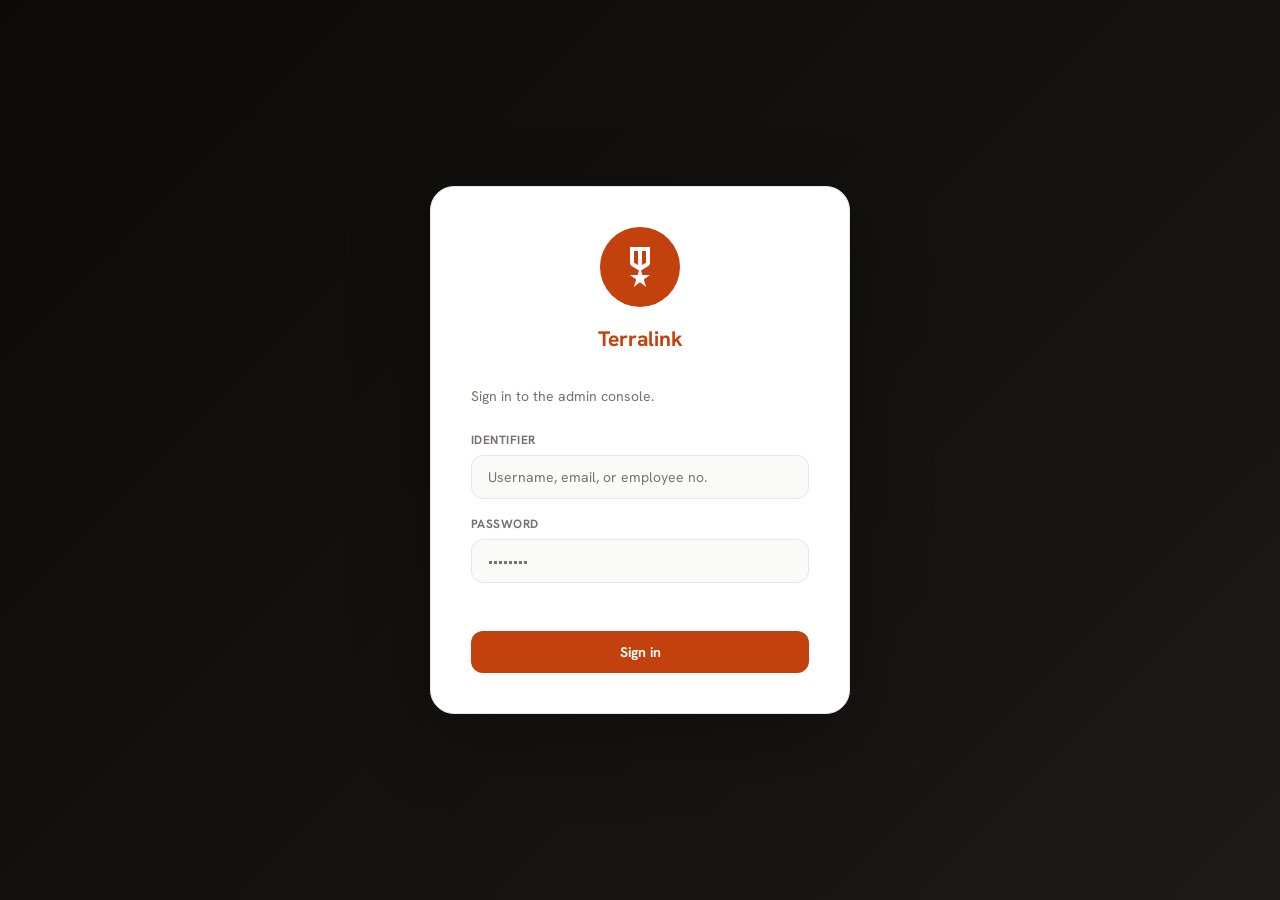
<file: index.html>
<!DOCTYPE html>
<html lang="en">
<head>
  <meta charset="UTF-8" />
  <meta name="viewport" content="width=device-width, initial-scale=1.0" />
  <title>TerraLink Admin</title>
  <link rel="preconnect" href="https://fonts.googleapis.com" />
  <link rel="preconnect" href="https://fonts.gstatic.com" crossorigin />
  <link href="https://fonts.googleapis.com/css2?family=Hanken+Grotesk:wght@300..800&family=JetBrains+Mono:wght@400..700&display=swap" rel="stylesheet" />
  <link href="https://fonts.googleapis.com/css2?family=Material+Symbols+Outlined:opsz,wght,FILL,GRAD@20..48,100..700,0..1,-50..200" rel="stylesheet" />
  <link rel="stylesheet" href="css/style.css" />
</head>
<body>
  <div class="app-shell">
    <!-- Sidebar -->
    <aside class="sidebar" id="sidebar">
      <div class="sidebar-brand" onclick="window.TERRA.router.navigate('dashboard')">
        <div class="sidebar-logo">T</div>
        <div class="sidebar-brand-text">
          <h1>TerraLink </h1>
          <p class="sidebar-subtitle">Admin Console</p>
        </div>
      </div>
      <nav class="sidebar-nav" id="sidebar-nav"></nav>
      <div class="sidebar-footer">
        <div class="sidebar-footer-avatar">
          <img id="sidebar-avatar" src="" alt="Admin" />
        </div>
        <div class="sidebar-footer-info">
          <h4 id="sidebar-name">Administrator</h4>
          <p id="sidebar-role">Admin</p>
        </div>
      </div>
    </aside>

    <!-- Header -->
    <header class="header">
      <div class="header-search">
        <span class="material-symbols-outlined">search</span>
        <input type="text" id="global-search" placeholder="Search borrowers, loans, transactions..." />
      </div>
      <div class="header-actions">
        <button class="btn btn-secondary" style="gap:8px;" onclick="window.TERRA.auth.logout();window.TERRA.ui.toast('Logged out','success');window.location.href='login.html';">
          <span class="material-symbols-outlined" style="font-size:18px;">logout</span>Logout
        </button>
      </div>
    </header>

    <!-- Main -->
    <main class="main">
      <div class="screen" id="screen">
        <div id="loading-indicator" style="display:flex;align-items:center;justify-content:center;height:200px;color:var(--text-muted);">
          <div style="text-align:center;">
            <span class="material-symbols-outlined" style="font-size:48px;animation:ping 1.5s ease-in-out infinite;">sync</span>
            <p style="margin-top:12px;font-size:13px;">Loading dashboard…</p>
          </div>
        </div>
      </div>
    </main>
  </div>

  <!-- Toast Container -->
  <div class="toast-container" id="toast-container"></div>

  <!-- Modal Container -->
  <div id="modal-container"></div>

  <script src="js/config.js"></script>
  <script src="js/api.js"></script>
  <script src="js/auth.js"></script>
  <script src="js/store.js"></script>
  <script src="js/ui.js"></script>
  <script src="js/router.js"></script>
  <script src="js/pages/dashboard.js"></script>
  <script src="js/pages/borrowers.js"></script>
  <script src="js/pages/officers.js"></script>
  <script src="js/pages/loans.js"></script>
  <script src="js/pages/repayments.js"></script>
  <script src="js/pages/audit.js"></script>
  <script src="js/pages/security.js"></script>
  <script src="js/app.js"></script>
  <script>
    window.onerror = function(msg, url, line) {
      console.error('[Global Error]', msg, 'at', url + ':' + line);
      var screen = document.getElementById('screen');
      if (screen && screen.innerHTML.trim().length === 0) {
        screen.innerHTML = '<div class="card" style="text-align:center;padding:60px;color:var(--error);"><h2>JavaScript Error</h2><p style="color:var(--text-secondary);margin-top:8px;">' + msg + '</p><p style="color:var(--text-muted);font-size:12px;font-family:JetBrains Mono,monospace;">' + url + ':' + line + '</p><p style="color:var(--text-muted);font-size:12px;margin-top:8px;">Check browser console (F12) for full error details.</p></div>';
      }
      return false;
    };

    const user = window.TERRA.auth.getUser();    
    console.log('User data from auth:', user);
    document.getElementById('sidebar-name').textContent = user.employeeNo || 'Administrator';
    document.getElementById('sidebar-role').textContent = user.role || 'Admin';
    document.getElementById('sidebar-avatar').src = user.avatarUrl || 'https://ui-avatars.com/api/?name=' + encodeURIComponent(user.employeeNo || 'Admin') + '&background=0D8ABC&color=fff&size=64';
  </script>
</body>
</html>
</file>
<file: css/style.css>
:root {
  --sidebar-bg: #0c0a09;
  --sidebar-hover: #1c1917;
  --sidebar-active: #c2410c;
  --sidebar-text: #a8a29e;
  --sidebar-text-active: #ffffff;
  --primary: #c2410c;
  --primary-hover: #9a3412;
  --primary-light: #fff7ed;
  --bg: #fafaf9;
  --surface: #ffffff;
  --border: #e7e5e4;
  --border-light: #f0eeec;
  --text: #1c1917;
  --text-secondary: #78716c;
  --text-muted: #a8a29e;
  --success: #059669;
  --success-bg: #ecfdf5;
  --warning: #d97706;
  --warning-bg: #fffbeb;
  --error: #dc2626;
  --error-bg: #fef2f2;
  --info: #0891b2;
  --info-bg: #ecfeff;
  --radius-sm: 8px;
  --radius: 12px;
  --radius-lg: 16px;
  --radius-xl: 24px;
  --shadow-sm: 0 1px 2px rgba(0,0,0,0.04);
  --shadow: 0 4px 12px rgba(0,0,0,0.06);
  --shadow-lg: 0 12px 40px rgba(0,0,0,0.1);
  --transition: 0.2s cubic-bezier(0.16, 1, 0.3, 1);
  --sidebar-width: 260px;
  --header-height: 64px;
}

* { box-sizing: border-box; margin: 0; padding: 0; }

html, body {
  font-family: 'Hanken Grotesk', -apple-system, BlinkMacSystemFont, 'Segoe UI', Roboto, sans-serif;
  background: var(--bg);
  color: var(--text);
  font-size: 14px;
  line-height: 1.5;
  -webkit-font-smoothing: antialiased;
  overflow-x: hidden;
}

a { color: inherit; text-decoration: none; }

.font-mono { font-family: 'JetBrains Mono', monospace; }

/* Scrollbar */
::-webkit-scrollbar { width: 6px; height: 6px; }
::-webkit-scrollbar-track { background: transparent; }
::-webkit-scrollbar-thumb { background: #d6d3d1; border-radius: 9999px; }
::-webkit-scrollbar-thumb:hover { background: #a8a29e; }

/* App Shell */
.app-shell {
  min-height: 100vh;
  display: flex;
  background: var(--bg);
}

/* Sidebar */
.sidebar {
  position: fixed;
  left: 0; top: 0;
  width: var(--sidebar-width);
  height: 100vh;
  background: var(--sidebar-bg);
  z-index: 100;
  display: flex;
  flex-direction: column;
  border-right: 1px solid rgba(255,255,255,0.06);
}

.sidebar-brand {
  padding: 20px;
  display: flex;
  align-items: center;
  gap: 12px;
  border-bottom: 1px solid rgba(255,255,255,0.06);
  cursor: pointer;
}

.sidebar-logo {
  width: 36px; height: 36px;
  border-radius: 10px;
  background: var(--primary);
  display: flex; align-items: center; justify-content: center;
  color: #fff;
  font-weight: 800;
  font-size: 18px;
  flex-shrink: 0;
}

.sidebar-brand-text h1 {
  font-size: 17px;
  font-weight: 700;
  color: #fff;
  line-height: 1.2;
  display: flex;
  align-items: center;
  gap: 6px;
}

.sidebar-tag {
  font-family: 'JetBrains Mono', monospace;
  font-size: 9px;
  text-transform: uppercase;
  background: rgba(255,255,255,0.1);
  color: rgba(255,255,255,0.6);
  padding: 2px 6px;
  border-radius: 4px;
  letter-spacing: 0.05em;
}

.sidebar-subtitle {
  font-size: 11px;
  color: rgba(255,255,255,0.4);
  margin-top: 2px;
}

.sidebar-status {
  margin: 16px;
  padding: 10px 14px;
  background: rgba(255,255,255,0.03);
  border: 1px solid rgba(255,255,255,0.06);
  border-radius: var(--radius);
  display: flex;
  align-items: center;
  justify-content: space-between;
}

.sidebar-status-left {
  display: flex;
  align-items: center;
  gap: 8px;
}

.status-dot {
  position: relative;
  width: 8px; height: 8px;
}

.status-dot::before {
  content: "";
  position: absolute; inset: 0;
  border-radius: 50%;
  background: #34d399;
  opacity: 0.75;
  animation: ping 1.6s ease-in-out infinite;
}

.status-dot::after {
  content: "";
  position: relative;
  display: block;
  width: 8px; height: 8px;
  border-radius: 50%;
  background: #10b981;
}

@keyframes ping {
  0% { transform: scale(1); opacity: 0.75; }
  75%, 100% { transform: scale(2.2); opacity: 0; }
}

.sidebar-status-text {
  font-size: 12px;
  color: rgba(255,255,255,0.8);
  font-weight: 500;
}

.sidebar-version {
  font-family: 'JetBrains Mono', monospace;
  font-size: 10px;
  color: rgba(255,255,255,0.3);
}

.sidebar-nav {
  flex: 1;
  padding: 8px 12px;
  overflow-y: auto;
}

.nav-item {
  display: flex;
  align-items: center;
  justify-content: space-between;
  padding: 10px 14px;
  margin-bottom: 2px;
  border-radius: var(--radius-sm);
  color: var(--sidebar-text);
  font-size: 14px;
  font-weight: 500;
  transition: all var(--transition);
  cursor: pointer;
}

.nav-item:hover {
  background: var(--sidebar-hover);
  color: #fff;
}

.nav-item.active {
  background: var(--sidebar-active);
  color: var(--sidebar-text-active);
  font-weight: 600;
  box-shadow: 0 4px 14px rgba(194, 65, 12, 0.3);
}

.nav-item-left {
  display: flex;
  align-items: center;
  gap: 12px;
}

.nav-item .material-symbols-outlined {
  font-size: 20px;
  transition: transform var(--transition);
}

.nav-item:hover .material-symbols-outlined {
  transform: scale(1.1);
}

.nav-item.active .material-symbols-outlined {
  font-variation-settings: 'FILL' 1, 'wght' 500, 'GRAD' 0, 'opsz' 24;
}

.nav-badge {
  font-family: 'JetBrains Mono', monospace;
  font-size: 10px;
  font-weight: 600;
  padding: 2px 8px;
  border-radius: 999px;
  background: rgba(255,255,255,0.08);
  color: rgba(255,255,255,0.5);
}

.nav-item.active .nav-badge {
  background: rgba(255,255,255,0.2);
  color: #fff;
}

.sidebar-footer {
  padding: 16px;
  border-top: 1px solid rgba(255,255,255,0.06);
  display: flex;
  align-items: center;
  gap: 12px;
  background: rgba(0,0,0,0.2);
}

.sidebar-footer-avatar {
  width: 36px; height: 36px;
  border-radius: 50%;
  border: 2px solid rgba(255,255,255,0.15);
  overflow: hidden;
  flex-shrink: 0;
}

.sidebar-footer-avatar img {
  width: 100%; height: 100%;
  object-fit: cover;
}

.sidebar-footer-info h4 {
  font-size: 13px;
  font-weight: 600;
  color: #fff;
}

.sidebar-footer-info p {
  font-size: 11px;
  color: rgba(255,255,255,0.4);
}

/* Header */
.header {
  position: fixed;
  top: 0;
  left: var(--sidebar-width);
  right: 0;
  height: var(--header-height);
  background: rgba(255,255,255,0.85);
  backdrop-filter: blur(12px);
  border-bottom: 1px solid var(--border);
  z-index: 90;
  display: flex;
  align-items: center;
  justify-content: space-between;
  padding: 0 24px;
}

.header-search {
  position: relative;
  flex: 1;
  max-width: 480px;
}

.header-search .material-symbols-outlined {
  position: absolute;
  left: 14px;
  top: 50%;
  transform: translateY(-50%);
  color: var(--text-muted);
  font-size: 20px;
  pointer-events: none;
}

.header-search input {
  width: 100%;
  background: var(--bg);
  border: 1px solid var(--border);
  border-radius: var(--radius);
  padding: 9px 14px 9px 42px;
  font-size: 13px;
  font-family: inherit;
  outline: none;
  transition: all var(--transition);
}

.header-search input:focus {
  background: #fff;
  border-color: var(--primary);
  box-shadow: 0 0 0 3px rgba(194, 65, 12, 0.08);
}

.header-actions {
  display: flex;
  align-items: center;
  gap: 8px;
}

.btn {
  display: inline-flex;
  align-items: center;
  gap: 8px;
  padding: 8px 16px;
  border-radius: var(--radius-sm);
  font-size: 13px;
  font-weight: 600;
  font-family: inherit;
  border: none;
  cursor: pointer;
  transition: all var(--transition);
  white-space: nowrap;
}

.btn-sm {
  padding: 6px 12px;
  font-size: 12px;
}

.btn-primary {
  background: var(--primary);
  color: #fff;
  box-shadow: var(--shadow-sm);
}

.btn-primary:hover {
  background: var(--primary-hover);
  transform: translateY(-1px);
  box-shadow: var(--shadow);
}

.btn-secondary {
  background: #fff;
  color: var(--text);
  border: 1px solid var(--border);
}

.btn-secondary:hover {
  background: var(--bg);
  border-color: #d6d3d1;
}

.btn-ghost {
  background: transparent;
  color: var(--text-secondary);
  padding: 8px;
}

.btn-ghost:hover {
  background: var(--bg);
  color: var(--text);
}

.icon-btn {
  width: 40px; height: 40px;
  display: flex;
  align-items: center;
  justify-content: center;
  border-radius: var(--radius-sm);
  background: transparent;
  border: none;
  color: var(--text-secondary);
  cursor: pointer;
  position: relative;
  transition: all var(--transition);
}

.icon-btn:hover {
  background: var(--bg);
  color: var(--text);
}

.notification-dot {
  position: absolute;
  top: 8px;
  right: 8px;
  width: 8px;
  height: 8px;
  background: var(--primary);
  border-radius: 50%;
  border: 2px solid #fff;
}

.profile-btn {
  display: flex;
  align-items: center;
  gap: 10px;
  padding: 4px 8px 4px 4px;
  background: transparent;
  border: none;
  border-radius: var(--radius);
  cursor: pointer;
  transition: all var(--transition);
}

.profile-btn:hover {
  background: var(--bg);
}

.profile-info {
  text-align: right;
}

.profile-name {
  font-size: 13px;
  font-weight: 600;
  line-height: 1.1;
}

.profile-role {
  font-size: 11px;
  color: var(--text-secondary);
}

.profile-avatar {
  width: 36px; height: 36px;
  border-radius: 50%;
  border: 2px solid var(--border);
  overflow: hidden;
}

.profile-avatar img {
  width: 100%; height: 100%;
  object-fit: cover;
}

/* Main Content */
.main {
  flex: 1;
  margin-left: var(--sidebar-width);
  padding-top: var(--header-height);
  min-height: 100vh;
}

.screen {
  padding: 24px 32px 48px;
  max-width: 1400px;
  margin: 0 auto;
  animation: fadeIn 0.3s ease;
}

@keyframes fadeIn {
  from { opacity: 0; transform: translateY(8px); }
  to { opacity: 1; transform: translateY(0); }
}

/* Page Header */
.page-header {
  display: flex;
  flex-wrap: wrap;
  align-items: center;
  justify-content: space-between;
  gap: 16px;
  margin-bottom: 24px;
}

.page-header h1 {
  font-size: 26px;
  font-weight: 700;
  letter-spacing: -0.02em;
  line-height: 1.2;
}

.page-header p {
  font-size: 14px;
  color: var(--text-secondary);
  margin-top: 4px;
}

.label-caps {
  font-size: 11px;
  font-weight: 700;
  text-transform: uppercase;
  letter-spacing: 0.08em;
  color: var(--text-muted);
  margin-bottom: 4px;
  display: block;
}

/* Cards */
.card {
  background: var(--surface);
  border: 1px solid var(--border);
  border-radius: var(--radius-lg);
  padding: 20px;
  box-shadow: var(--shadow-sm);
  transition: all var(--transition);
}

.card-header {
  display: flex;
  align-items: center;
  justify-content: space-between;
  margin-bottom: 16px;
}

.card-title {
  font-size: 16px;
  font-weight: 700;
}

/* KPI Grid */
.kpi-grid {
  display: grid;
  grid-template-columns: repeat(auto-fit, minmax(240px, 1fr));
  gap: 16px;
  margin-bottom: 24px;
}

.kpi-card {
  background: var(--surface);
  border: 1px solid var(--border);
  border-radius: var(--radius-lg);
  padding: 20px;
  box-shadow: var(--shadow-sm);
}

.kpi-label {
  font-size: 12px;
  font-weight: 600;
  color: var(--text-secondary);
  margin-bottom: 8px;
  display: flex;
  align-items: center;
  justify-content: space-between;
}

.kpi-value {
  font-family: 'JetBrains Mono', monospace;
  font-size: 28px;
  font-weight: 700;
  letter-spacing: -0.02em;
  line-height: 1;
}

.kpi-value.primary { color: var(--primary); }
.kpi-value.success { color: var(--success); }
.kpi-value.error { color: var(--error); }
.kpi-value.warning { color: var(--warning); }

/* Status Chip */
.chip {
  display: inline-flex;
  align-items: center;
  gap: 6px;
  padding: 4px 12px;
  border-radius: 999px;
  font-size: 12px;
  font-weight: 600;
  white-space: nowrap;
}

.chip-dot {
  width: 6px; height: 6px;
  border-radius: 50%;
  display: inline-block;
}

.chip-success { background: var(--success-bg); color: var(--success); }
.chip-success .chip-dot { background: var(--success); }
.chip-warning { background: var(--warning-bg); color: var(--warning); }
.chip-warning .chip-dot { background: var(--warning); }
.chip-error { background: var(--error-bg); color: var(--error); }
.chip-error .chip-dot { background: var(--error); }
.chip-info { background: #f5f5f4; color: #57534e; }
.chip-info .chip-dot { background: #78716c; }
.chip-neutral { background: var(--bg); color: var(--text-secondary); border: 1px solid var(--border); }

/* Tables */
.table-container {
  background: var(--surface);
  border: 1px solid var(--border);
  border-radius: var(--radius-lg);
  overflow: hidden;
  box-shadow: var(--shadow-sm);
}

.table-toolbar {
  padding: 16px 20px;
  border-bottom: 1px solid var(--border);
  display: flex;
  flex-wrap: wrap;
  align-items: center;
  justify-content: space-between;
  gap: 12px;
  background: var(--bg);
}

.table-toolbar-title {
  font-size: 15px;
  font-weight: 700;
}

.table-toolbar-meta {
  font-size: 12px;
  color: var(--text-muted);
  font-family: 'JetBrains Mono', monospace;
}

.table-wrap {
  overflow-x: auto;
}

table {
  width: 100%;
  border-collapse: collapse;
  font-size: 13px;
}

thead {
  background: var(--bg);
  border-bottom: 1px solid var(--border);
}

th {
  padding: 12px 20px;
  font-family: 'JetBrains Mono', monospace;
  font-size: 11px;
  font-weight: 700;
  color: var(--text-secondary);
  text-transform: uppercase;
  letter-spacing: 0.04em;
  text-align: left;
  white-space: nowrap;
}

td {
  padding: 14px 20px;
  border-bottom: 1px solid var(--border-light);
  vertical-align: middle;
}

tr:last-child td {
  border-bottom: none;
}

tr.clickable {
  cursor: pointer;
  transition: background var(--transition);
}

tr.clickable:hover {
  background: var(--bg);
}

/* Pagination */
.pagination {
  padding: 14px 20px;
  border-top: 1px solid var(--border);
  display: flex;
  align-items: center;
  justify-content: space-between;
  background: var(--bg);
  font-size: 13px;
  color: var(--text-secondary);
}

.page-btn {
  width: 32px; height: 32px;
  display: flex;
  align-items: center;
  justify-content: center;
  border-radius: var(--radius-sm);
  background: transparent;
  border: none;
  cursor: pointer;
  color: var(--text);
  font-family: 'JetBrains Mono', monospace;
  font-size: 12px;
  transition: all var(--transition);
}

.page-btn:hover:not(:disabled) {
  background: var(--surface);
  box-shadow: var(--shadow-sm);
}

.page-btn.active {
  background: var(--primary);
  color: #fff;
  font-weight: 700;
}

.page-btn:disabled {
  opacity: 0.4;
  cursor: not-allowed;
}

/* Filter */
.filter-select {
  appearance: none;
  background: var(--bg);
  border: 1px solid var(--border);
  border-radius: var(--radius-sm);
  padding: 8px 36px 8px 14px;
  font-size: 13px;
  font-weight: 500;
  font-family: inherit;
  color: var(--text);
  outline: none;
  cursor: pointer;
  background-image: url("data:image/svg+xml,%3Csvg xmlns='http://www.w3.org/2000/svg' width='16' height='16' viewBox='0 0 24 24' fill='none' stroke='%2378716c' stroke-width='2' stroke-linecap='round' stroke-linejoin='round'%3E%3Cpath d='m6 9 6 6 6-6'/%3E%3C/svg%3E");
  background-repeat: no-repeat;
  background-position: right 10px center;
  transition: all var(--transition);
}

.filter-select:hover {
  border-color: #a8a29e;
}

/* Search Input */
.search-input {
  position: relative;
  flex: 1;
  max-width: 320px;
}

.search-input .material-symbols-outlined {
  position: absolute;
  left: 12px;
  top: 50%;
  transform: translateY(-50%);
  color: var(--text-muted);
  font-size: 18px;
  pointer-events: none;
}

.search-input input {
  width: 100%;
  background: var(--bg);
  border: 1px solid var(--border);
  border-radius: var(--radius-sm);
  padding: 8px 14px 8px 38px;
  font-size: 13px;
  font-family: inherit;
  outline: none;
  transition: all var(--transition);
}

.search-input input:focus {
  border-color: var(--primary);
  box-shadow: 0 0 0 3px rgba(194, 65, 12, 0.08);
}

/* Modal */
.modal-overlay {
  position: fixed;
  inset: 0;
  background: rgba(0,0,0,0.5);
  backdrop-filter: blur(4px);
  z-index: 200;
  display: flex;
  align-items: center;
  justify-content: center;
  padding: 24px;
  animation: fadeIn 0.2s ease;
}

.modal {
  background: var(--surface);
  border: 1px solid var(--border);
  border-radius: var(--radius-xl);
  width: 100%;
  max-width: 520px;
  max-height: 90vh;
  overflow-y: auto;
  box-shadow: var(--shadow-lg);
  animation: scaleIn 0.2s ease;
}

@keyframes scaleIn {
  from { opacity: 0; transform: scale(0.95); }
  to { opacity: 1; transform: scale(1); }
}

.modal-header {
  padding: 20px 24px;
  border-bottom: 1px solid var(--border);
  display: flex;
  align-items: center;
  justify-content: space-between;
}

.modal-title {
  font-size: 17px;
  font-weight: 700;
}

.modal-close {
  width: 32px; height: 32px;
  display: flex;
  align-items: center;
  justify-content: center;
  border-radius: var(--radius-sm);
  background: transparent;
  border: none;
  color: var(--text-muted);
  cursor: pointer;
  transition: all var(--transition);
}

.modal-close:hover {
  background: var(--bg);
  color: var(--text);
}

.modal-body {
  padding: 20px 24px;
}

.modal-footer {
  padding: 16px 24px;
  border-top: 1px solid var(--border);
  display: flex;
  justify-content: flex-end;
  gap: 10px;
}

/* Form */
.form-group {
  margin-bottom: 16px;
}

.form-label {
  display: block;
  font-size: 12px;
  font-weight: 600;
  color: var(--text-secondary);
  margin-bottom: 6px;
  text-transform: uppercase;
  letter-spacing: 0.04em;
}

.form-input, .form-select, .form-textarea {
  width: 100%;
  background: var(--bg);
  border: 1px solid var(--border);
  border-radius: var(--radius-sm);
  padding: 10px 14px;
  font-size: 14px;
  font-family: inherit;
  color: var(--text);
  outline: none;
  transition: all var(--transition);
}

.form-input:focus, .form-select:focus, .form-textarea:focus {
  border-color: var(--primary);
  box-shadow: 0 0 0 3px rgba(194, 65, 12, 0.08);
}

.form-textarea {
  resize: vertical;
  min-height: 80px;
}

/* Toast */
.toast-container {
  position: fixed;
  bottom: 24px;
  right: 24px;
  z-index: 300;
  display: flex;
  flex-direction: column;
  gap: 8px;
}

.toast {
  background: var(--sidebar-bg);
  color: #fff;
  padding: 14px 20px;
  border-radius: var(--radius);
  box-shadow: var(--shadow-lg);
  display: flex;
  align-items: center;
  gap: 12px;
  font-size: 13px;
  font-weight: 500;
  animation: slideIn 0.3s ease;
  min-width: 320px;
  border: 1px solid rgba(255,255,255,0.08);
}

@keyframes slideIn {
  from { opacity: 0; transform: translateX(20px); }
  to { opacity: 1; transform: translateX(0); }
}

.toast-success { border-left: 3px solid var(--success); }
.toast-error { border-left: 3px solid var(--error); }
.toast-info { border-left: 3px solid var(--info); }

/* Donut Chart */
.donut-container {
  position: relative;
  width: 200px; height: 200px;
  margin: 20px auto;
}

.donut-container svg {
  transform: rotate(-90deg);
}

.donut-center {
  position: absolute;
  inset: 0;
  display: flex;
  flex-direction: column;
  align-items: center;
  justify-content: center;
  pointer-events: none;
}

/* Sparkline */
.sparkline {
  width: 100px;
  height: 40px;
}

/* Capacity Bar */
.capacity-bar {
  width: 100%;
  height: 6px;
  background: var(--border-light);
  border-radius: 999px;
  overflow: hidden;
  margin-top: 6px;
}

.capacity-fill {
  height: 100%;
  border-radius: 999px;
  transition: width 0.6s cubic-bezier(0.16, 1, 0.3, 1);
}

.capacity-fill.high { background: var(--error); }
.capacity-fill.optimal { background: var(--primary); }
.capacity-fill.under { background: var(--text-muted); }

/* Activity Feed */
.activity-item {
  display: flex;
  gap: 12px;
  align-items: flex-start;
  padding: 12px 0;
}

.activity-item + .activity-item {
  border-top: 1px solid var(--border-light);
}

.activity-icon {
  width: 32px; height: 32px;
  border-radius: 50%;
  display: flex;
  align-items: center;
  justify-content: center;
  flex-shrink: 0;
  font-size: 14px;
}

.activity-icon.green { background: var(--success-bg); color: var(--success); }
.activity-icon.orange { background: var(--primary-light); color: var(--primary); }
.activity-icon.red { background: var(--error-bg); color: var(--error); }
.activity-icon.blue { background: var(--info-bg); color: var(--info); }

.activity-content {
  flex: 1;
  min-width: 0;
}

.activity-title {
  font-size: 13px;
  line-height: 1.4;
}

.activity-subtitle {
  font-size: 12px;
  color: var(--text-secondary);
  margin-top: 2px;
}

.activity-time {
  font-size: 11px;
  color: var(--text-muted);
  font-family: 'JetBrains Mono', monospace;
  margin-top: 2px;
}

/* Bento Row */
.bento-row {
  display: grid;
  gap: 20px;
  margin-bottom: 20px;
}

.bento-2 { grid-template-columns: 1fr 1fr; }
.bento-3 { grid-template-columns: 2fr 1fr; }
.bento-3-reverse { grid-template-columns: 1fr 2fr; }

@media (max-width: 1024px) {
  .bento-2, .bento-3, .bento-3-reverse {
    grid-template-columns: 1fr;
  }
}

/* Export button */
.export-btn {
  display: inline-flex;
  align-items: center;
  gap: 6px;
  padding: 6px 14px;
  border: 1px solid var(--border);
  border-radius: var(--radius-sm);
  background: #fff;
  color: var(--text-secondary);
  font-size: 12px;
  font-weight: 600;
  cursor: pointer;
  transition: all var(--transition);
}

.export-btn:hover {
  background: var(--bg);
  color: var(--text);
  border-color: #a8a29e;
}

/* Theme color swatches */
.color-swatch {
  display: flex;
  align-items: center;
  gap: 12px;
  padding: 14px;
  border-radius: var(--radius);
  border: 1px solid var(--border);
  background: var(--bg);
}

.color-swatch-preview {
  width: 40px; height: 40px;
  border-radius: var(--radius-sm);
  border: 1px solid rgba(0,0,0,0.06);
  flex-shrink: 0;
}

.color-swatch-info h4 {
  font-size: 13px;
  font-weight: 600;
  margin-bottom: 2px;
}

.color-swatch-info p {
  font-size: 11px;
  color: var(--text-secondary);
  font-family: 'JetBrains Mono', monospace;
}

/* Responsive */
@media (max-width: 768px) {
  .sidebar {
    transform: translateX(-100%);
    transition: transform 0.3s ease;
  }
  .sidebar.open {
    transform: translateX(0);
  }
  .header {
    left: 0;
  }
  .main {
    margin-left: 0;
  }
  .screen {
    padding: 16px;
  }
  .header-search {
    display: none;
  }
}
</file>
